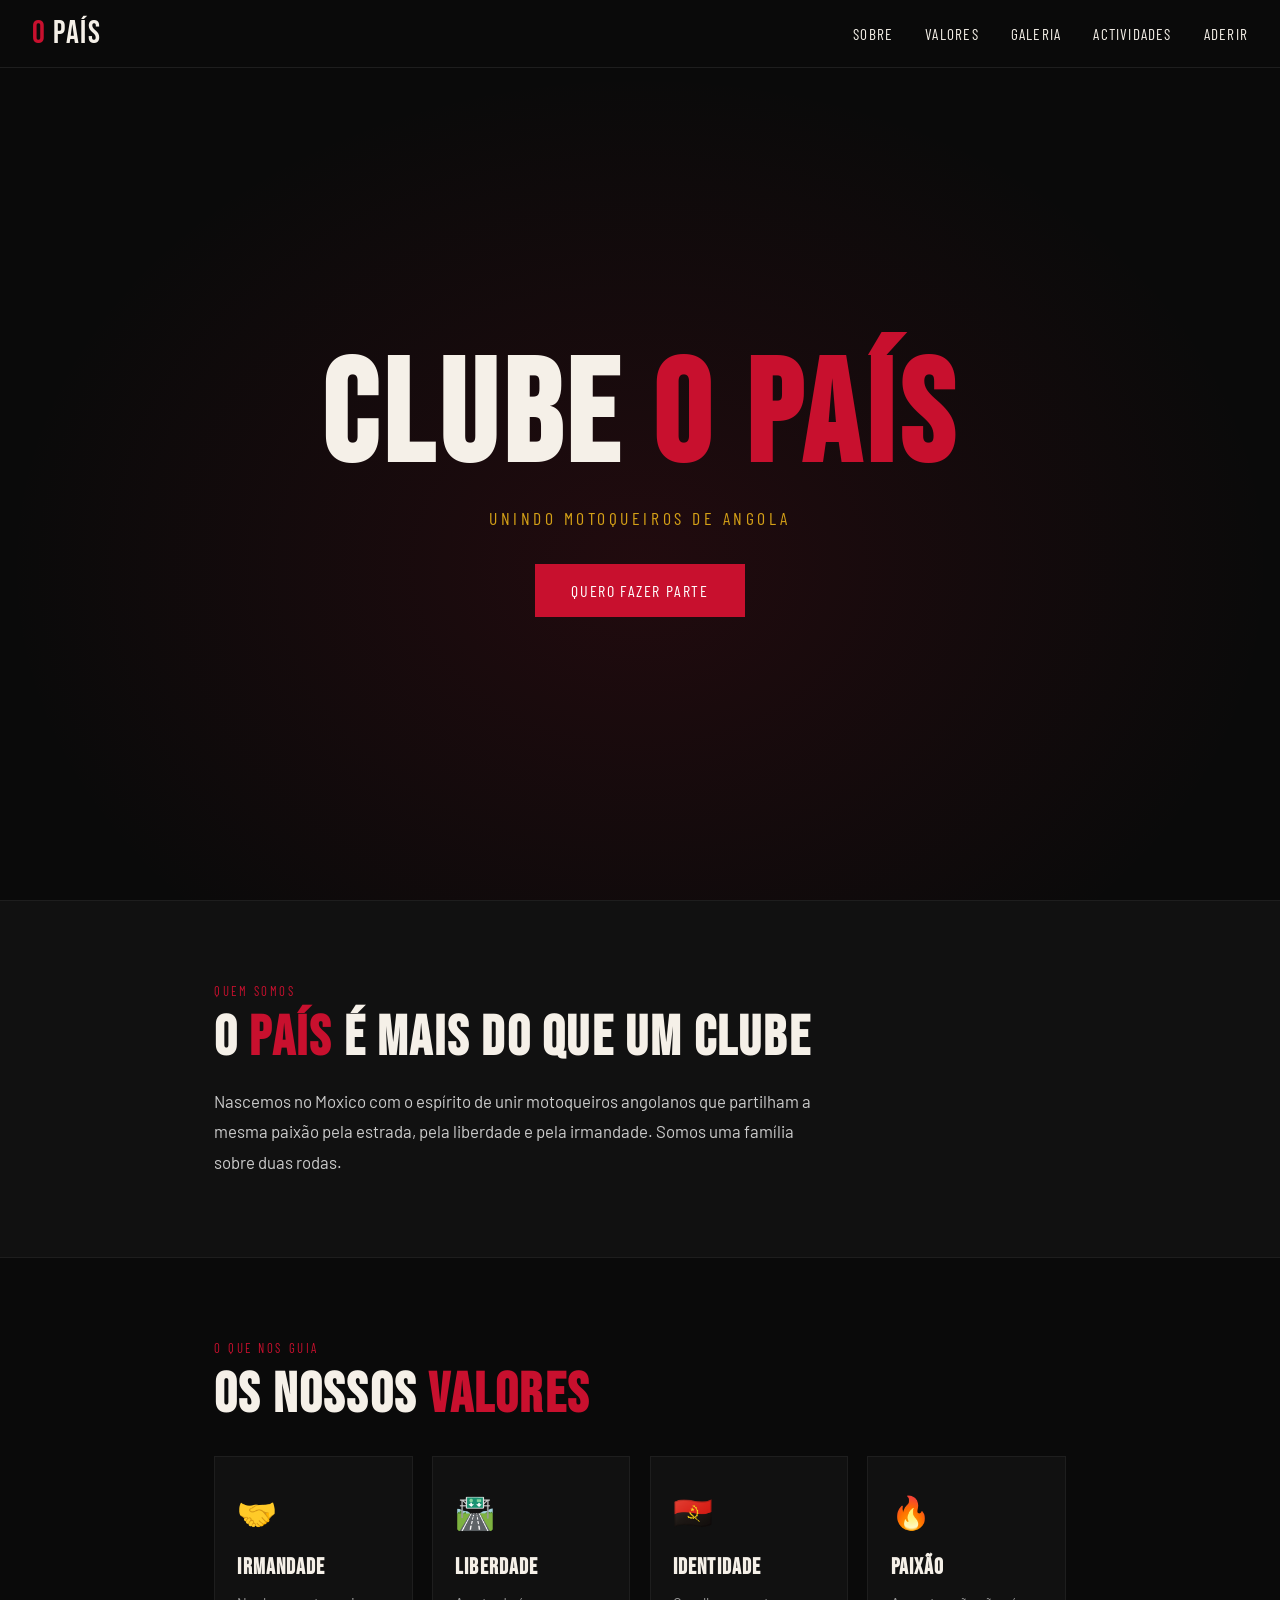
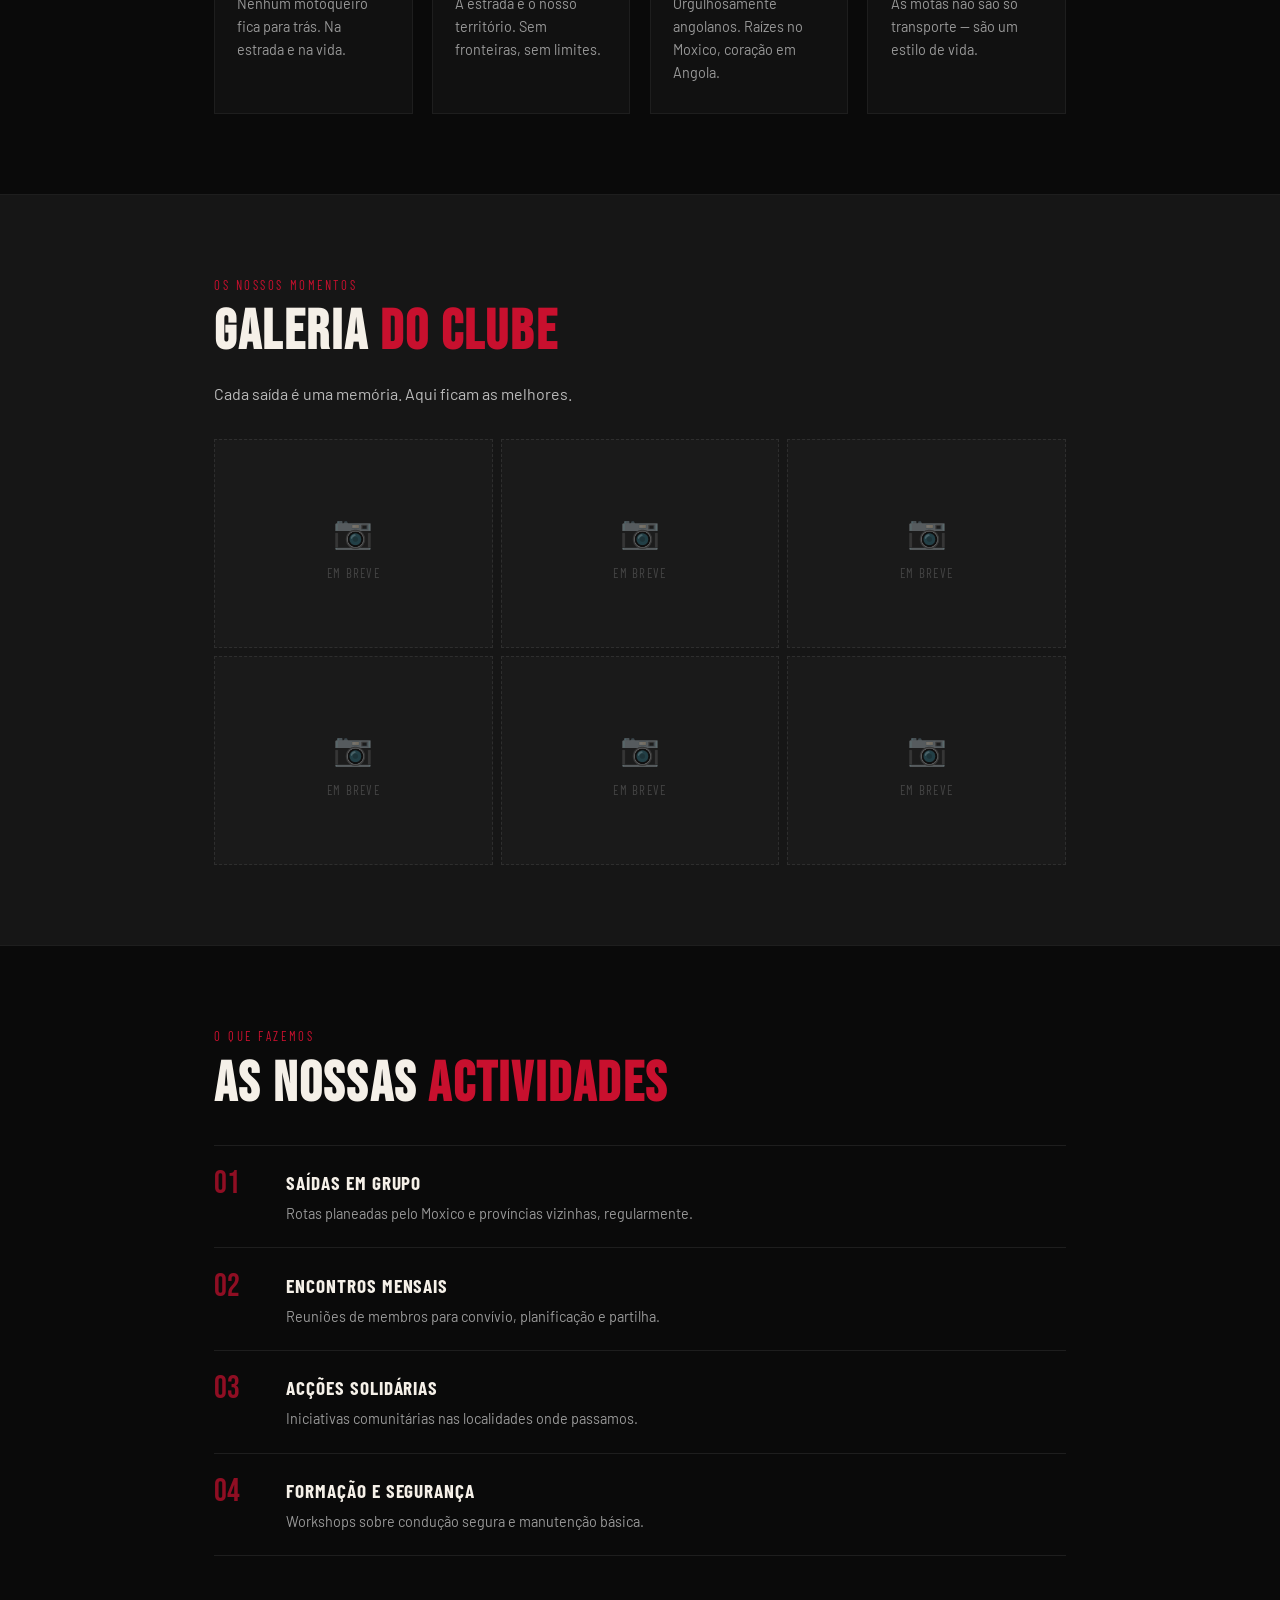
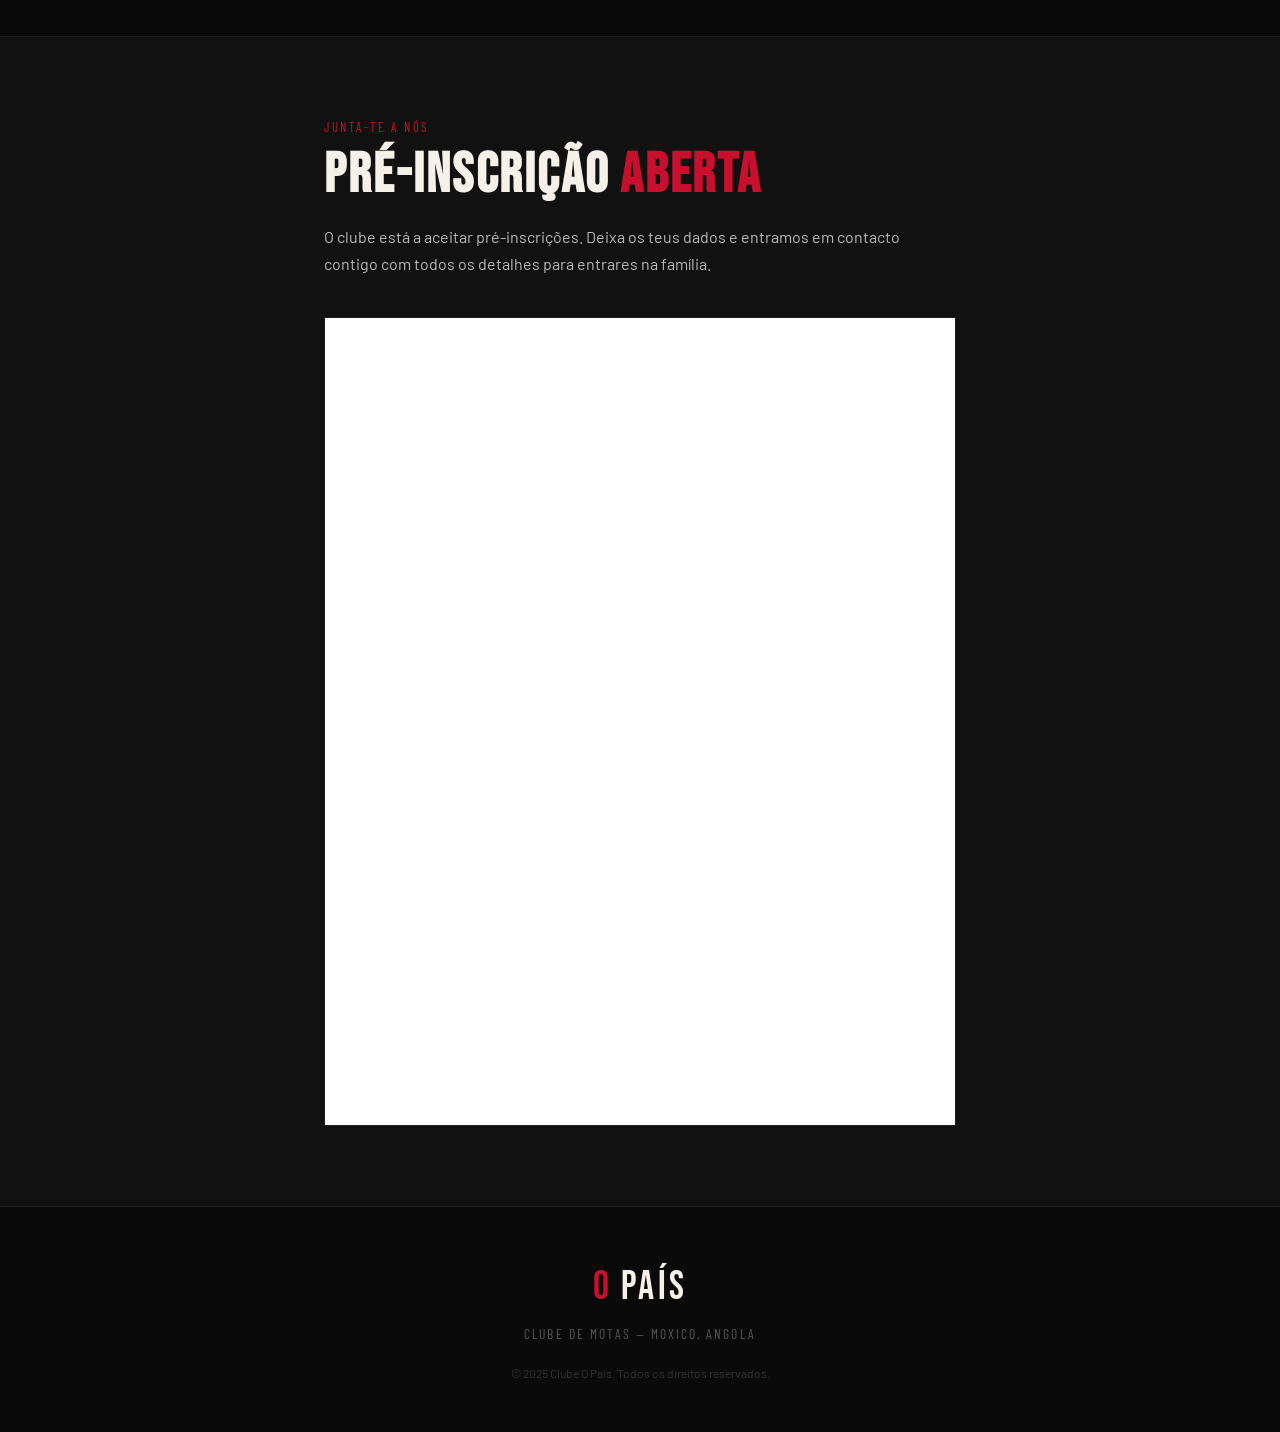
<file: index.html>
<!DOCTYPE html>
<html lang="pt">
<head>
  <meta charset="UTF-8" />
  <meta name="viewport" content="width=device-width, initial-scale=1.0" />
  <title>O País — Clube de Motas do Moxico</title>

  <link rel="preconnect" href="https://fonts.googleapis.com" />
  <link rel="preconnect" href="https://fonts.gstatic.com" crossorigin />
  <link href="https://fonts.googleapis.com/css2?family=Bebas+Neue&family=Barlow:wght@400;600&family=Barlow+Condensed:wght@400;700&display=swap" rel="stylesheet" />

  <link rel="stylesheet" href="style.css" />
</head>

<body>

  <!-- NAVEGAÇÃO -->
  <nav id="navbar">
    <a href="#hero" class="nav-logo"><span>O</span> País</a>

    <ul class="nav-links">
      <li><a href="#sobre">Sobre</a></li>
      <li><a href="#valores">Valores</a></li>
      <li><a href="#galeria">Galeria</a></li>
      <li><a href="#actividades">Actividades</a></li>
      <li><a href="#adesao">Aderir</a></li>
    </ul>

    <button class="nav-toggle" id="navToggle" aria-label="Abrir menu">
      <span></span><span></span><span></span>
    </button>
  </nav>

  <!-- HERO -->
  <section id="hero">
    <div class="hero-content">
      <h1>Clube <span>O País</span></h1>
      <p class="hero-sub">Unindo motoqueiros de Angola</p>
      <a href="#adesao" class="btn-hero">Quero fazer parte</a>
    </div>
  </section>

  <!-- SOBRE -->
  <section id="sobre">
    <div class="section-inner">
      <span class="section-label">Quem somos</span>
      <h2>O <span>País</span> é mais do que um clube</h2>
      <p>Nascemos no Moxico com o espírito de unir motoqueiros angolanos que partilham a mesma paixão pela estrada, pela liberdade e pela irmandade. Somos uma família sobre duas rodas.</p>
    </div>
  </section>

  <!-- VALORES -->
  <section id="valores">
    <div class="section-inner">
      <span class="section-label">O que nos guia</span>
      <h2>Os nossos <span>Valores</span></h2>
      <div class="valores-grid">
        <div class="valor-card">
          <div class="valor-icon">🤝</div>
          <h3>Irmandade</h3>
          <p>Nenhum motoqueiro fica para trás. Na estrada e na vida.</p>
        </div>
        <div class="valor-card">
          <div class="valor-icon">🛣️</div>
          <h3>Liberdade</h3>
          <p>A estrada é o nosso território. Sem fronteiras, sem limites.</p>
        </div>
        <div class="valor-card">
          <div class="valor-icon">🇦🇴</div>
          <h3>Identidade</h3>
          <p>Orgulhosamente angolanos. Raízes no Moxico, coração em Angola.</p>
        </div>
        <div class="valor-card">
          <div class="valor-icon">🔥</div>
          <h3>Paixão</h3>
          <p>As motas não são só transporte — são um estilo de vida.</p>
        </div>
      </div>
    </div>
  </section>

  <!-- GALERIA -->
  <section id="galeria">
    <div class="section-inner">
      <span class="section-label">Os nossos momentos</span>
      <h2>Galeria <span>do Clube</span></h2>
      <p class="galeria-intro">Cada saída é uma memória. Aqui ficam as melhores.</p>
      <div class="galeria-grid">
        <div class="galeria-placeholder"><span>📷</span><p>Em breve</p></div>
        <div class="galeria-placeholder"><span>📷</span><p>Em breve</p></div>
        <div class="galeria-placeholder"><span>📷</span><p>Em breve</p></div>
        <div class="galeria-placeholder"><span>📷</span><p>Em breve</p></div>
        <div class="galeria-placeholder"><span>📷</span><p>Em breve</p></div>
        <div class="galeria-placeholder"><span>📷</span><p>Em breve</p></div>
      </div>
    </div>
  </section>

  <!-- ACTIVIDADES -->
  <section id="actividades">
    <div class="section-inner">
      <span class="section-label">O que fazemos</span>
      <h2>As nossas <span>Actividades</span></h2>
      <div class="actividades-lista">
        <div class="actividade-item">
          <span class="actividade-num">01</span>
          <div>
            <h3>Saídas em grupo</h3>
            <p>Rotas planeadas pelo Moxico e províncias vizinhas, regularmente.</p>
          </div>
        </div>
        <div class="actividade-item">
          <span class="actividade-num">02</span>
          <div>
            <h3>Encontros mensais</h3>
            <p>Reuniões de membros para convívio, planificação e partilha.</p>
          </div>
        </div>
        <div class="actividade-item">
          <span class="actividade-num">03</span>
          <div>
            <h3>Acções solidárias</h3>
            <p>Iniciativas comunitárias nas localidades onde passamos.</p>
          </div>
        </div>
        <div class="actividade-item">
          <span class="actividade-num">04</span>
          <div>
            <h3>Formação e segurança</h3>
            <p>Workshops sobre condução segura e manutenção básica.</p>
          </div>
        </div>
      </div>
    </div>
  </section>

  <!-- PRÉ-INSCRIÇÃO -->
  <section id="adesao">
    <div class="section-inner adesao-inner">
      <span class="section-label">Junta-te a nós</span>
      <h2>Pré-inscrição <span>aberta</span></h2>
      <p class="adesao-desc">O clube está a aceitar pré-inscrições. Deixa os teus dados e entramos em contacto contigo com todos os detalhes para entrares na família.</p>

      <div class="google-form-wrapper">
        <iframe
          src="https://docs.google.com/forms/d/e/1FAIpQLScY4nnSVKqB-kpNlxR99pcknYsXM_abflanZccntoyAgHNtWA/viewform?embedded=true"
          width="100%"
          height="800"
          frameborder="0"
          marginheight="0"
          marginwidth="0"
          title="Formulário de pré-inscrição — Clube O País"
        >A carregar…</iframe>
      </div>
    </div>
  </section>

  <!-- RODAPÉ -->
  <footer>
    <p class="footer-logo"><span>O</span> País</p>
    <p class="footer-sub">Clube de Motas — Moxico, Angola</p>
    <p class="footer-copy">© 2025 Clube O País. Todos os direitos reservados.</p>
  </footer>

  <script src="main.js"></script>
</body>
</html>
</file>
<file: style.css>
/* =====================
   VARIÁVEIS GLOBAIS
   ===================== */
:root {
  --vermelho: #C8102E;
  --preto: #0A0A0A;
  --cinza: #111;
  --cinza2: #161616;
  --dourado: #D4A017;
  --branco: #F5F0E8;
  --nav-height: 68px;
}

/* =====================
   RESET E BASE
   ===================== */
*, *::before, *::after {
  box-sizing: border-box;
  margin: 0;
  padding: 0;
}

html {
  scroll-behavior: smooth;
  scroll-padding-top: var(--nav-height);
}

body {
  background: var(--preto);
  color: var(--branco);
  font-family: 'Barlow', sans-serif;
  line-height: 1.6;
}

a {
  text-decoration: none;
  color: inherit;
}

/* =====================
   NAVEGAÇÃO
   ===================== */
nav {
  display: flex;
  align-items: center;
  justify-content: space-between;
  padding: 0 32px;
  height: var(--nav-height);
  position: sticky;
  top: 0;
  background: var(--preto);
  z-index: 100;
  border-bottom: 1px solid #1e1e1e;
}

.nav-logo {
  font-family: 'Bebas Neue', sans-serif;
  font-size: 2rem;
  color: var(--branco);
  letter-spacing: 0.05em;
}

.nav-logo span {
  color: var(--vermelho);
}

.nav-links {
  display: flex;
  gap: 2rem;
  list-style: none;
}

.nav-links a {
  color: var(--branco);
  font-family: 'Barlow Condensed', sans-serif;
  font-size: 0.95rem;
  letter-spacing: 0.08em;
  text-transform: uppercase;
  transition: color 0.2s;
}

.nav-links a:hover {
  color: var(--vermelho);
}

.nav-toggle {
  display: none;
  flex-direction: column;
  gap: 5px;
  background: none;
  border: none;
  cursor: pointer;
  padding: 6px;
  z-index: 110;
}

.nav-toggle span {
  display: block;
  width: 26px;
  height: 2px;
  background: var(--branco);
  border-radius: 2px;
  transition: transform 0.3s, opacity 0.3s;
}

nav.menu-open .nav-toggle span:nth-child(1) {
  transform: translateY(7px) rotate(45deg);
}
nav.menu-open .nav-toggle span:nth-child(2) {
  opacity: 0;
}
nav.menu-open .nav-toggle span:nth-child(3) {
  transform: translateY(-7px) rotate(-45deg);
}

/* =====================
   UTILITÁRIOS DE SECÇÃO
   ===================== */
.section-inner {
  max-width: 900px;
  margin: 0 auto;
  padding: 80px 24px;
}

.section-label {
  display: block;
  font-family: 'Barlow Condensed', sans-serif;
  font-size: 0.8rem;
  letter-spacing: 0.2em;
  text-transform: uppercase;
  color: var(--vermelho);
  margin-bottom: 0.6rem;
}

section h2 {
  font-family: 'Bebas Neue', sans-serif;
  font-size: clamp(2rem, 5vw, 3.5rem);
  letter-spacing: 0.04em;
  margin-bottom: 1.2rem;
  line-height: 1;
}

section h2 span {
  color: var(--vermelho);
}

section > .section-inner > p {
  font-size: 1rem;
  color: #bbb;
  max-width: 600px;
  line-height: 1.7;
}

/* =====================
   HERO
   ===================== */
#hero {
  min-height: calc(100vh - var(--nav-height));
  display: flex;
  align-items: center;
  justify-content: center;
  text-align: center;
  padding: 40px 20px;
  background:
    radial-gradient(ellipse at 50% 60%, rgba(200,16,46,0.12) 0%, transparent 70%),
    var(--preto);
}

.hero-content h1 {
  font-family: 'Bebas Neue', sans-serif;
  font-size: clamp(4rem, 14vw, 9rem);
  letter-spacing: 0.04em;
  line-height: 0.95;
}

.hero-content h1 span {
  color: var(--vermelho);
}

.hero-sub {
  margin-top: 1rem;
  font-family: 'Barlow Condensed', sans-serif;
  font-size: 1.1rem;
  letter-spacing: 0.2em;
  text-transform: uppercase;
  color: var(--dourado);
}

.btn-hero {
  display: inline-block;
  margin-top: 2rem;
  padding: 14px 36px;
  background: var(--vermelho);
  color: white;
  font-family: 'Barlow Condensed', sans-serif;
  font-size: 1rem;
  letter-spacing: 0.1em;
  text-transform: uppercase;
  transition: background 0.2s, transform 0.2s;
}

.btn-hero:hover {
  background: #a50d25;
  transform: translateY(-2px);
}

/* =====================
   SOBRE
   ===================== */
#sobre {
  background: var(--cinza);
  border-top: 1px solid #1e1e1e;
  border-bottom: 1px solid #1e1e1e;
}

#sobre .section-inner > p {
  font-size: 1.05rem;
  color: #ccc;
  line-height: 1.8;
}

/* =====================
   VALORES
   ===================== */
#valores {
  background: var(--preto);
}

.valores-grid {
  display: grid;
  grid-template-columns: repeat(auto-fit, minmax(190px, 1fr));
  gap: 1.2rem;
  margin-top: 2rem;
}

.valor-card {
  background: var(--cinza);
  border: 1px solid #1e1e1e;
  padding: 1.8rem 1.4rem;
  transition: border-color 0.2s, transform 0.2s;
}

.valor-card:hover {
  border-color: var(--vermelho);
  transform: translateY(-4px);
}

.valor-icon {
  font-size: 2rem;
  margin-bottom: 0.8rem;
}

.valor-card h3 {
  font-family: 'Bebas Neue', sans-serif;
  font-size: 1.4rem;
  letter-spacing: 0.05em;
  margin-bottom: 0.4rem;
}

.valor-card p {
  font-size: 0.9rem;
  color: #999;
  line-height: 1.6;
}

/* =====================
   GALERIA
   ===================== */
#galeria {
  background: var(--cinza2);
  border-top: 1px solid #1e1e1e;
  border-bottom: 1px solid #1e1e1e;
}

.galeria-intro {
  color: #aaa;
  margin-bottom: 2rem;
}

.galeria-grid {
  display: grid;
  grid-template-columns: repeat(3, 1fr);
  gap: 8px;
}

.galeria-grid img {
  width: 100%;
  aspect-ratio: 4 / 3;
  object-fit: cover;
  display: block;
  transition: opacity 0.3s, transform 0.3s;
  cursor: pointer;
}

.galeria-grid img:hover {
  opacity: 0.85;
  transform: scale(1.02);
}

.galeria-placeholder {
  aspect-ratio: 4 / 3;
  background: #1a1a1a;
  border: 1px dashed #2e2e2e;
  display: flex;
  flex-direction: column;
  align-items: center;
  justify-content: center;
  gap: 0.4rem;
  color: #444;
}

.galeria-placeholder span {
  font-size: 2rem;
  opacity: 0.4;
}

.galeria-placeholder p {
  font-family: 'Barlow Condensed', sans-serif;
  font-size: 0.8rem;
  letter-spacing: 0.1em;
  text-transform: uppercase;
}

/* =====================
   ACTIVIDADES
   ===================== */
#actividades {
  background: var(--preto);
}

.actividades-lista {
  display: flex;
  flex-direction: column;
  margin-top: 2rem;
  border-top: 1px solid #1e1e1e;
}

.actividade-item {
  display: flex;
  align-items: flex-start;
  gap: 1.5rem;
  padding: 1.4rem 0;
  border-bottom: 1px solid #1e1e1e;
  transition: padding-left 0.2s;
}

.actividade-item:hover {
  padding-left: 0.5rem;
}

.actividade-num {
  font-family: 'Bebas Neue', sans-serif;
  font-size: 2rem;
  color: var(--vermelho);
  line-height: 1;
  min-width: 48px;
  opacity: 0.7;
}

.actividade-item h3 {
  font-family: 'Barlow Condensed', sans-serif;
  font-size: 1.2rem;
  letter-spacing: 0.05em;
  text-transform: uppercase;
  margin-bottom: 0.2rem;
}

.actividade-item p {
  font-size: 0.9rem;
  color: #999;
}

/* =====================
   PRÉ-INSCRIÇÃO
   ===================== */
#adesao {
  background: var(--cinza);
  border-top: 1px solid #1e1e1e;
}

.adesao-inner {
  max-width: 680px;
}

.adesao-desc {
  font-size: 1rem;
  color: #bbb;
  max-width: 600px;
  line-height: 1.7;
  margin-bottom: 2.5rem;
}

.adesao-form {
  display: flex;
  flex-direction: column;
  gap: 1rem;
}

.form-row {
  display: grid;
  grid-template-columns: 1fr 1fr;
  gap: 1rem;
}

.form-group {
  display: flex;
  flex-direction: column;
  gap: 0.4rem;
}

.form-group label {
  font-family: 'Barlow Condensed', sans-serif;
  font-size: 0.8rem;
  letter-spacing: 0.12em;
  text-transform: uppercase;
  color: #888;
}

.form-group input,
.form-group textarea {
  background: #0f0f0f;
  border: 1px solid #2a2a2a;
  color: var(--branco);
  font-family: 'Barlow', sans-serif;
  font-size: 0.95rem;
  padding: 10px 14px;
  outline: none;
  transition: border-color 0.2s;
  resize: vertical;
}

.form-group input:focus,
.form-group textarea:focus {
  border-color: var(--vermelho);
}

.btn-submit {
  padding: 14px;
  background: var(--vermelho);
  color: white;
  border: none;
  font-family: 'Barlow Condensed', sans-serif;
  font-size: 1.05rem;
  letter-spacing: 0.1em;
  text-transform: uppercase;
  cursor: pointer;
  transition: background 0.2s;
  margin-top: 0.5rem;
}

.btn-submit:hover {
  background: #a50d25;
}

.google-form-wrapper {
  margin-top: 1rem;
  border: 1px solid #1e1e1e;
  overflow: hidden;
  background: #fff;
}

/* =====================
   RODAPÉ
   ===================== */
footer {
  background: var(--preto);
  border-top: 1px solid #1e1e1e;
  text-align: center;
  padding: 3rem 1rem;
}

.footer-logo {
  font-family: 'Bebas Neue', sans-serif;
  font-size: 2.5rem;
  letter-spacing: 0.08em;
  margin-bottom: 0.3rem;
}

.footer-logo span {
  color: var(--vermelho);
}

.footer-sub {
  font-family: 'Barlow Condensed', sans-serif;
  font-size: 0.85rem;
  letter-spacing: 0.15em;
  text-transform: uppercase;
  color: #555;
  margin-bottom: 1.2rem;
}

.footer-copy {
  font-size: 0.75rem;
  color: #333;
}

/* =====================
   MOBILE
   ===================== */
@media (max-width: 768px) {
  .nav-toggle {
    display: flex;
  }

  .nav-links {
    display: none;
    position: absolute;
    top: var(--nav-height);
    left: 0;
    right: 0;
    flex-direction: column;
    background: var(--preto);
    padding: 1.2rem 2rem;
    border-top: 1px solid #1e1e1e;
    gap: 1.2rem;
  }

  nav.menu-open .nav-links {
    display: flex;
  }

  .galeria-grid {
    grid-template-columns: repeat(2, 1fr);
  }

  .form-row {
    grid-template-columns: 1fr;
  }
}
</file>
